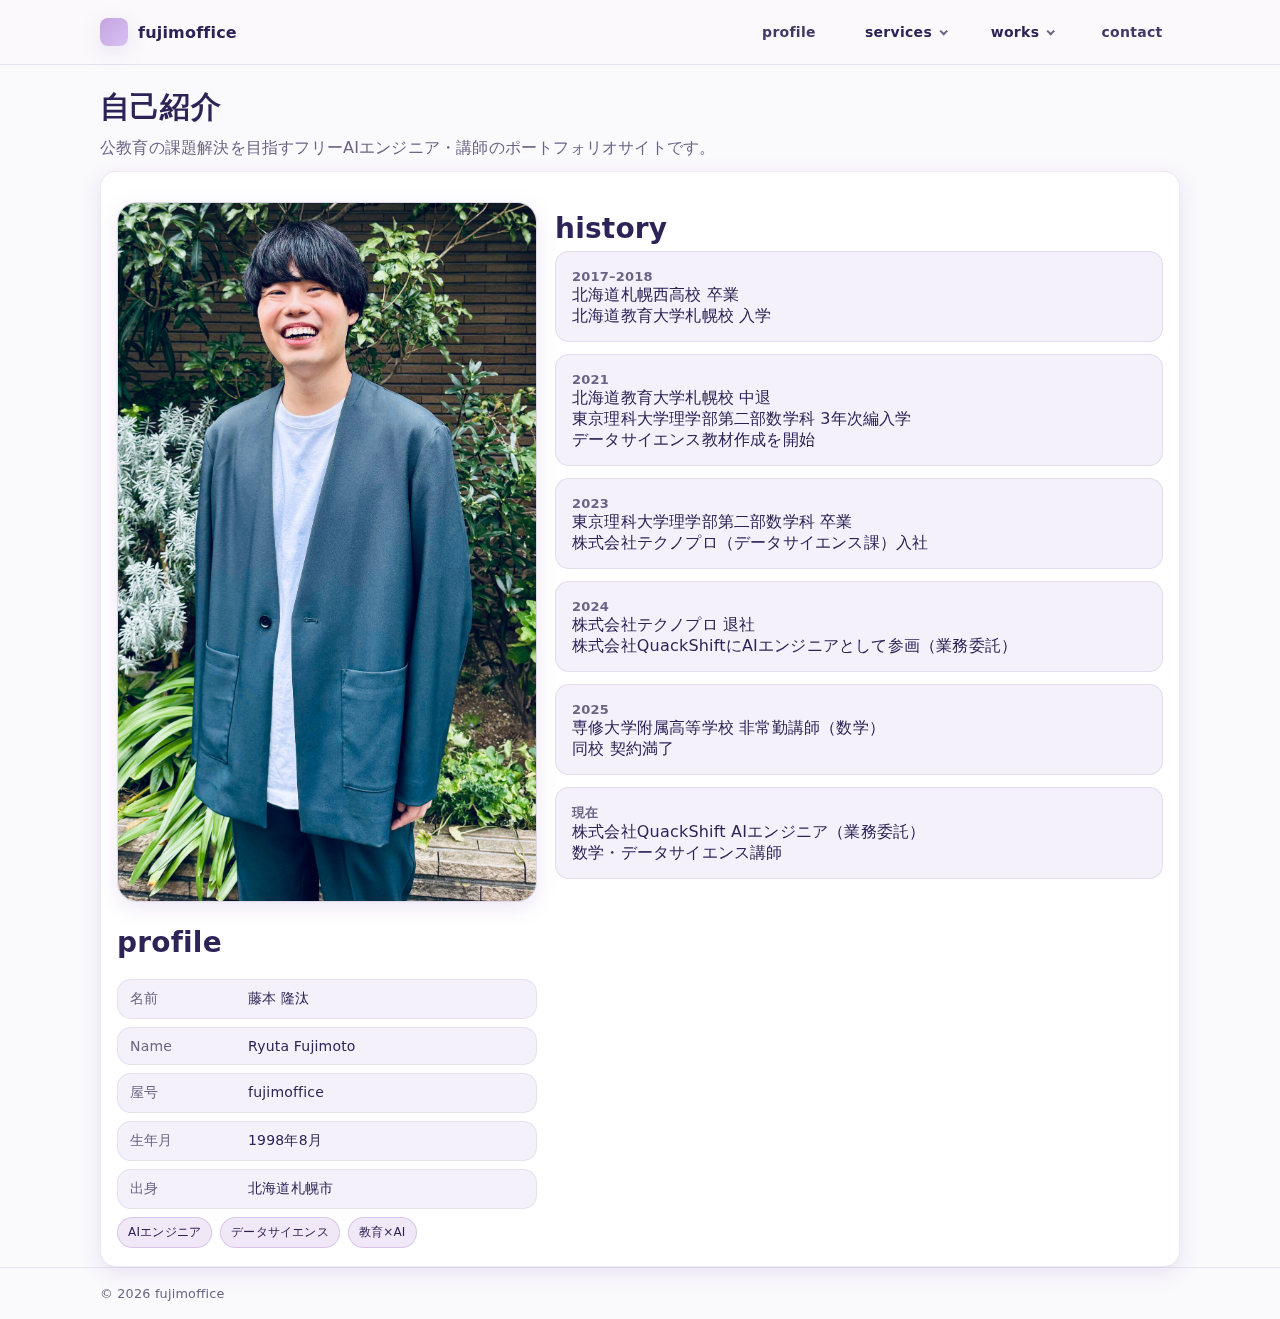
<file: index.html>
<!DOCTYPE html>
<html lang="ja">

<head>
  <meta charset="UTF-8">
  <title>藤本隆汰 | AIエンジニア・講師</title>
  <meta name="description" content="藤本隆汰のポートフォリオサイト。AI、データサイエンス、公教育に関する実績をご紹介します。">
  <meta name="viewport" content="width=device-width, initial-scale=1.0">
  <link rel="stylesheet" href="style.css" />
  <script src="nav.js" defer></script>
</head>
<body>
  <header class="site">
    <div class="container site-inner">
      <a href="index.html" class="brand" aria-label="fujimoffice トップへ">
        <div class="logo"></div><span>fujimoffice</span>
      </a>
      <nav aria-label="主要ナビゲーション">
        <ul>
          <li><a href="index.html">profile</a></li>
          <li class="nav-services">
            <details class="nav-dropdown">
              <summary>services</summary>
              <ul class="nav-submenu">
                <li><a href="services-personal.html">個人向け</a></li>
                <li><a href="services-business.html">法人向け</a></li>
              </ul>
            </details>
          </li>
          <li class="nav-works">
            <details class="nav-dropdown">
              <summary>works</summary>
              <ul class="nav-submenu">
                <li><a href="works-ai.html">AIシステム開発</a></li>
                <li><a href="works-education.html">学校教育</a></li>
                <li><a href="works-content.html">コンテンツ作成</a></li>
              </ul>
            </details>
          </li>
          <li><a href="contact.html">contact</a></li>
        </ul>
      </nav>
    </div>
  </header>

  <main class="container">
    <section class="hero">
      <h1>自己紹介</h1>
      <p>公教育の課題解決を目指すフリーAIエンジニア・講師のポートフォリオサイトです。</p>
    </section>

    <section class="card" aria-labelledby="profile-title">
      <div class="head">
      </div>
      <div class="body">
        <div class="profile-wrap">
          <div class="profile-card">
            <img src="images/official_myimage.jpg" alt="藤本隆汰の写真" class="profile-photo">
            <h2 id="profile-title">profile</h2>
            <div class="quick">
              <div class="row"><span class="label">名前</span><span>藤本 隆汰</span></div>
              <div class="row"><span class="label">Name</span><span>Ryuta Fujimoto</span></div>
              <div class="row"><span class="label">屋号</span><span>fujimoffice</span></div>
              <div class="row"><span class="label">生年月</span><span>1998年8月</span></div>
              <div class="row"><span class="label">出身</span><span>北海道札幌市</span></div>
              <div class="chips">
                <span class="chip">AIエンジニア</span>
                <span class="chip">データサイエンス</span>
                <span class="chip">教育×AI</span>
              </div>
            </div>
          </div>

          <div>
            <h2>history</h2>
            <div class="timeline">
              <div class="t-item"><b>2017–2018</b><br>北海道札幌西高校 卒業<br>北海道教育大学札幌校 入学</div>
              <div class="t-item"><b>2021</b><br>北海道教育大学札幌校 中退<br>東京理科大学理学部第二部数学科 3年次編入学<br>データサイエンス教材作成を開始</div>
              <div class="t-item"><b>2023</b><br>東京理科大学理学部第二部数学科 卒業<br>株式会社テクノプロ（データサイエンス課）入社</div>
              <div class="t-item"><b>2024</b><br>株式会社テクノプロ 退社<br>株式会社QuackShiftにAIエンジニアとして参画（業務委託）</div>
              <div class="t-item"><b>2025</b><br>専修大学附属高等学校 非常勤講師（数学）<br>同校 契約満了</div>
              <div class="t-item"><b>現在</b><br>株式会社QuackShift AIエンジニア（業務委託）<br>数学・データサイエンス講師</div>
            </div>
          </div>
        </div>
      </div>
    </section>

  </main>

  <footer>
    <div class="container foot">
      <div>© <span id="y"></span> fujimoffice</div>
    </div>
  </footer>

  <script>
    document.getElementById('y').textContent = new Date().getFullYear();
  </script>
</body>

</html>
</file>
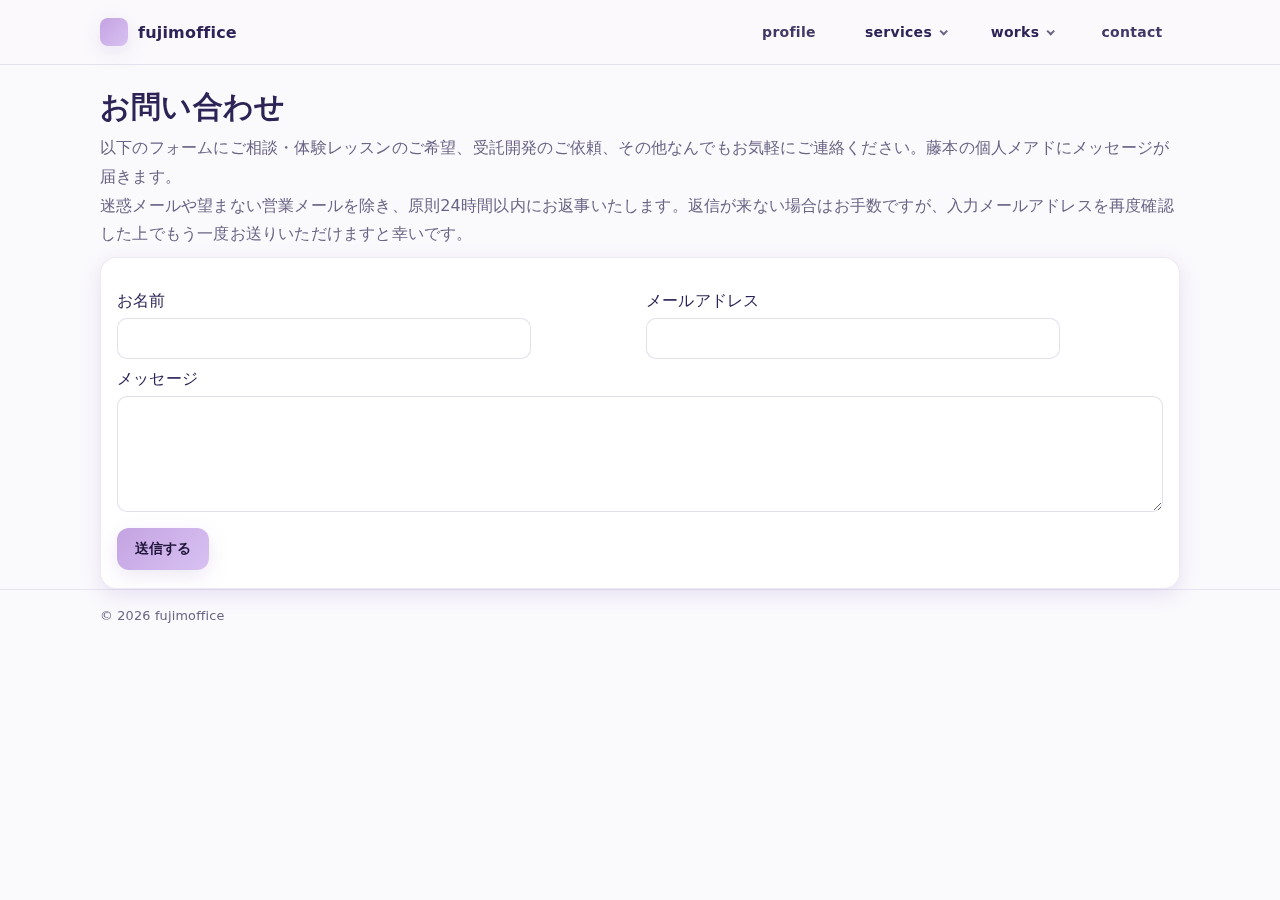
<file: contact.html>
<!DOCTYPE html>
<html lang="ja">
<head>
  <meta charset="utf-8" />
  <meta name="viewport" content="width=device-width, initial-scale=1" />
  <title>サービス | fujimoffice</title>
  <meta name="description" content="家庭教師（高校数学・線形代数・微積分・統計・機械学習・Python・生成AI）と、公教育向けAI業務効率化システムの受託開発のご案内。" />
  <link rel="stylesheet" href="style.css" />
  <script src="nav.js" defer></script>

</head>
<body>
    <header class="site">
        <div class="container site-inner">
          <a href="index.html" class="brand" aria-label="fujimoffice トップへ">
            <div class="logo"></div><span>fujimoffice</span>
          </a>
          <nav aria-label="主要ナビゲーション">
            <ul>
              <li><a href="index.html">profile</a></li>
              <li class="nav-services">
            <details class="nav-dropdown">
              <summary>services</summary>
              <ul class="nav-submenu">
                <li><a href="services-personal.html">個人向け</a></li>
                <li><a href="services-business.html">法人向け</a></li>
              </ul>
            </details>
          </li>
              <li class="nav-works">
            <details class="nav-dropdown">
              <summary>works</summary>
              <ul class="nav-submenu">
                <li><a href="works-ai.html">AIシステム開発</a></li>
                <li><a href="works-education.html">学校教育</a></li>
                <li><a href="works-content.html">コンテンツ作成</a></li>
              </ul>
            </details>
          </li>
              <li><a href="contact.html">contact</a></li>
            </ul>
          </nav>
        </div>
      </header>

  <main class="container">
    <section class="hero">
      <h1>お問い合わせ</h1>
      <p>以下のフォームにご相談・体験レッスンのご希望、受託開発のご依頼、その他なんでもお気軽にご連絡ください。藤本の個人メアドにメッセージが届きます。</p>
      <p>迷惑メールや望まない営業メールを除き、原則24時間以内にお返事いたします。返信が来ない場合はお手数ですが、入力メールアドレスを再度確認した上でもう一度お送りいただけますと幸いです。</p>
    </section>
    <section id="contact" class="card" aria-labelledby="contact-title">
      <div class="body">
        <form id="contact-form" action="https://formspree.io/f/mblangla" method="POST" novalidate>
          <br>
          <div class="grid" style="grid-template-columns:1fr 1fr; gap:12px;">
            <label>
              <span>お名前</span><br>
              <input name="name" required type="text" minlength="2" style="width:80%; padding:12px; margin-top:6px; border-radius:10px; border:1px solid rgba(100,80,150,.18); background:var(--panel); color:var(--text);" />
            </label>
            <label>
              <span>メールアドレス</span><br>
              <input name="email" required type="email" inputmode="email" autocomplete="email" style="width:80%; padding:12px; margin-top:6px; border-radius:10px; border:1px solid rgba(100,80,150,.18); background:var(--panel); color:var(--text);" />
            </label>
          </div>
          <label style="display:block; margin-top:10px;">
            <span>メッセージ</span>
            <textarea name="message" rows="6" required minlength="10" style="width:100%; padding:12px; margin-top:6px; border-radius:10px; border:1px solid rgba(100,80,150,.18); background:var(--panel); color:var(--text);"></textarea>
          </label>
          <input type="hidden" name="_subject" value="fujimoffice サイトからの問い合わせ">
          <input type="hidden" name="_replyto" value="">
          <div class="cta" style="margin-top:12px;">
            <button id="submit-btn" class="btn btn-primary" type="submit">送信する</button>
          </div>
          <div id="form-status" class="status" role="status" aria-live="polite"></div>
        </form>
      </div>
    </section>
  </main>


  <script>
    document.addEventListener('DOMContentLoaded', () => {
      const y = document.getElementById('y');
      if (y) y.textContent = new Date().getFullYear();
    
      const form = document.getElementById('contact-form');
      const statusEl = document.getElementById('form-status');
      const submitBtn = document.getElementById('submit-btn');
      if (!form) return;
    
      form.addEventListener('submit', async (e) => {
        e.preventDefault();
        statusEl.textContent = '';
        submitBtn.disabled = true;
    
        const data = new FormData(form);
        const email = String(data.get('email') || '');
        if (!/.+@.+\..+/.test(email)) {
          statusEl.textContent = 'メールアドレスをご確認ください。';
          statusEl.className = 'status err';
          submitBtn.disabled = false;
          return;
        }
        try {
          const res = await fetch('https://formspree.io/f/mblangla', {
            method: 'POST',
            body: data,
            headers: { 'Accept': 'application/json' }
          });
          if (res.ok) {
            form.reset();
            statusEl.textContent = '送信が完了しました。折り返しご連絡いたします。';
            statusEl.className = 'status ok';
          } else {
            const j = await res.json().catch(() => ({}));
            statusEl.textContent = j.errors ? j.errors.map(x => x.message).join(' / ') : '送信に失敗しました。時間をおいてお試しください。';
            statusEl.className = 'status err';
          }
        } catch {
          statusEl.textContent = 'ネットワークエラーが発生しました。接続をご確認ください。';
          statusEl.className = 'status err';
        } finally {
          submitBtn.disabled = false;
        }
      });
    });
    </script>
  <footer>
    <div class="container foot">
      <div>© <span id="y"></span> fujimoffice</div>
    </div>
  </footer>

  <script>
    document.getElementById('y').textContent = new Date().getFullYear();
  </script>
</body>
</body>
</html>
</file>
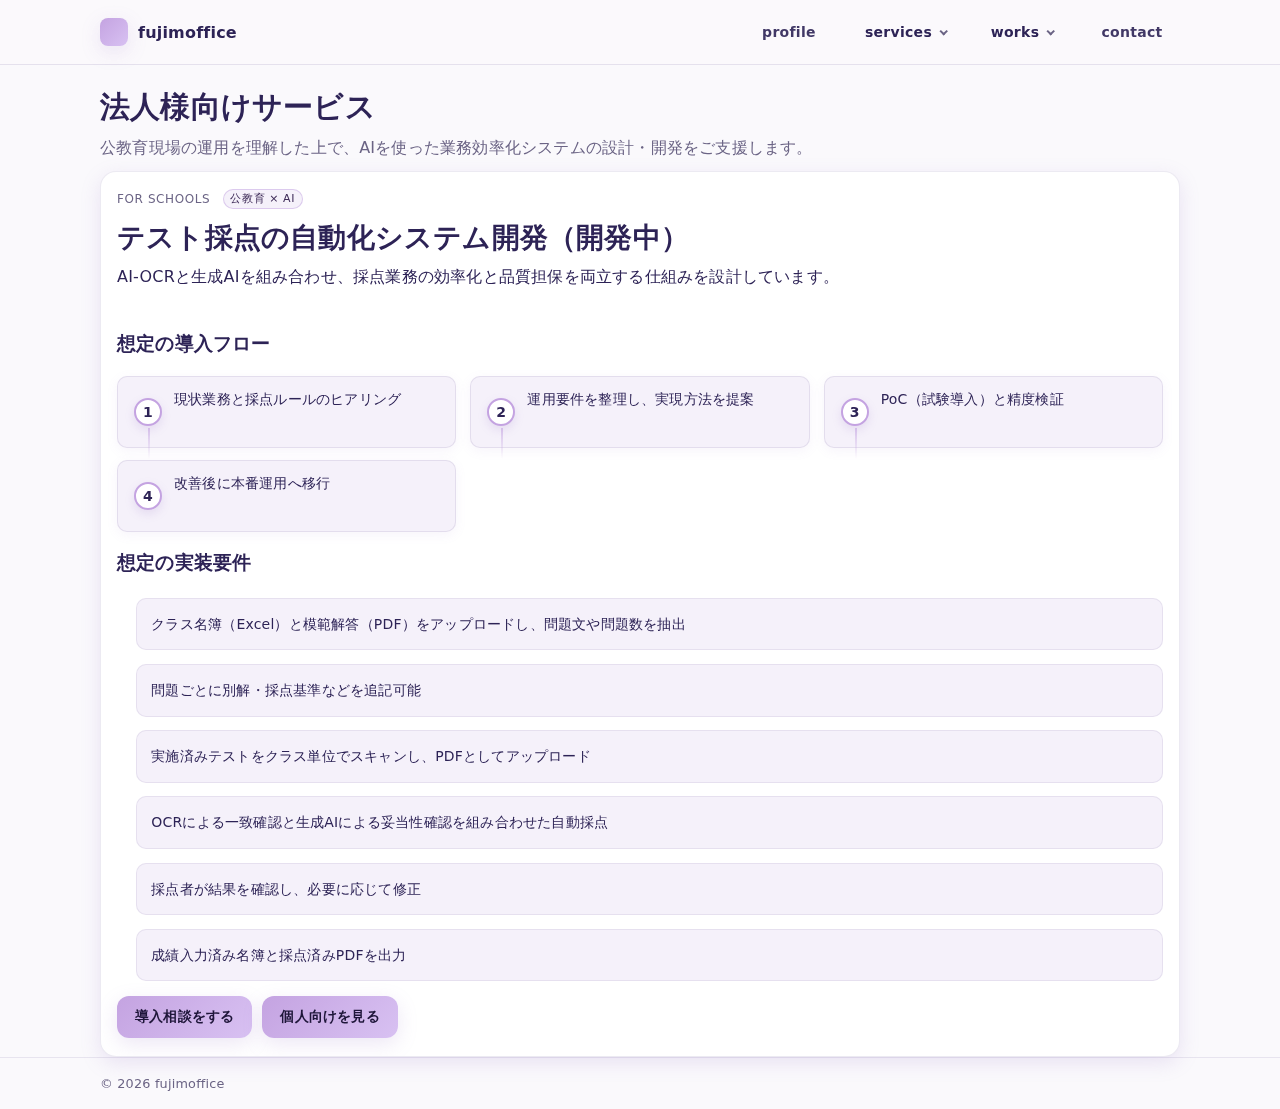
<file: services-business.html>
<!DOCTYPE html>
<html lang="ja">
<head>
  <meta charset="utf-8" />
  <meta name="viewport" content="width=device-width, initial-scale=1" />
  <title>法人様向けサービス | fujimoffice</title>
  <meta name="description" content="法人様向けサービス。公教育向けAI業務効率化システム開発の概要、想定導入フロー、要件例をご案内します。" />
  <link rel="stylesheet" href="style.css" />
  <script src="nav.js" defer></script>
</head>
<body>
  <header class="site">
    <div class="container site-inner">
      <a href="index.html" class="brand" aria-label="fujimoffice トップへ">
        <div class="logo"></div><span>fujimoffice</span>
      </a>
      <nav aria-label="主要ナビゲーション">
        <ul>
          <li><a href="index.html">profile</a></li>
          <li class="nav-services">
            <details class="nav-dropdown">
              <summary>services</summary>
              <ul class="nav-submenu">
                <li><a href="services-personal.html">個人向け</a></li>
                <li><a href="services-business.html">法人向け</a></li>
              </ul>
            </details>
          </li>
          <li class="nav-works">
            <details class="nav-dropdown">
              <summary>works</summary>
              <ul class="nav-submenu">
                <li><a href="works-ai.html">AIシステム開発</a></li>
                <li><a href="works-education.html">学校教育</a></li>
                <li><a href="works-content.html">コンテンツ作成</a></li>
              </ul>
            </details>
          </li>
          <li><a href="contact.html">contact</a></li>
        </ul>
      </nav>
    </div>
  </header>

  <main class="container">
    <section class="hero">
      <h1>法人様向けサービス</h1>
      <p>公教育現場の運用を理解した上で、AIを使った業務効率化システムの設計・開発をご支援します。</p>
    </section>

    <section id="dev" class="card" aria-labelledby="dev-title">
      <div class="head">
        <div class="eyebrow">For Schools <span class="pill">公教育 × AI</span></div>
        <h2 id="dev-title">テスト採点の自動化システム開発（開発中）</h2>
        <p class="lead">AI-OCRと生成AIを組み合わせ、採点業務の効率化と品質担保を両立する仕組みを設計しています。</p>
      </div>
      <div class="body">
        <h3>想定の導入フロー</h3>
        <ol class="flow" aria-label="導入フロー">
          <li>現状業務と採点ルールのヒアリング</li>
          <li>運用要件を整理し、実現方法を提案</li>
          <li>PoC（試験導入）と精度検証</li>
          <li>改善後に本番運用へ移行</li>
        </ol>
        <h3>想定の実装要件</h3>
        <ul class="list" aria-label="想定ユースケース">
          <li>クラス名簿（Excel）と模範解答（PDF）をアップロードし、問題文や問題数を抽出</li>
          <li>問題ごとに別解・採点基準などを追記可能</li>
          <li>実施済みテストをクラス単位でスキャンし、PDFとしてアップロード</li>
          <li>OCRによる一致確認と生成AIによる妥当性確認を組み合わせた自動採点</li>
          <li>採点者が結果を確認し、必要に応じて修正</li>
          <li>成績入力済み名簿と採点済みPDFを出力</li>
        </ul>
        <div class="cta">
          <a class="btn btn-primary" href="contact.html">導入相談をする</a>
          <a class="btn btn-ghost" href="services-personal.html">個人向けを見る</a>
        </div>
      </div>
    </section>
  </main>

  <footer>
    <div class="container foot">
      <div>© <span id="y"></span> fujimoffice</div>
    </div>
  </footer>

  <script>
    document.getElementById('y').textContent = new Date().getFullYear();
  </script>
</body>
</html>
</file>
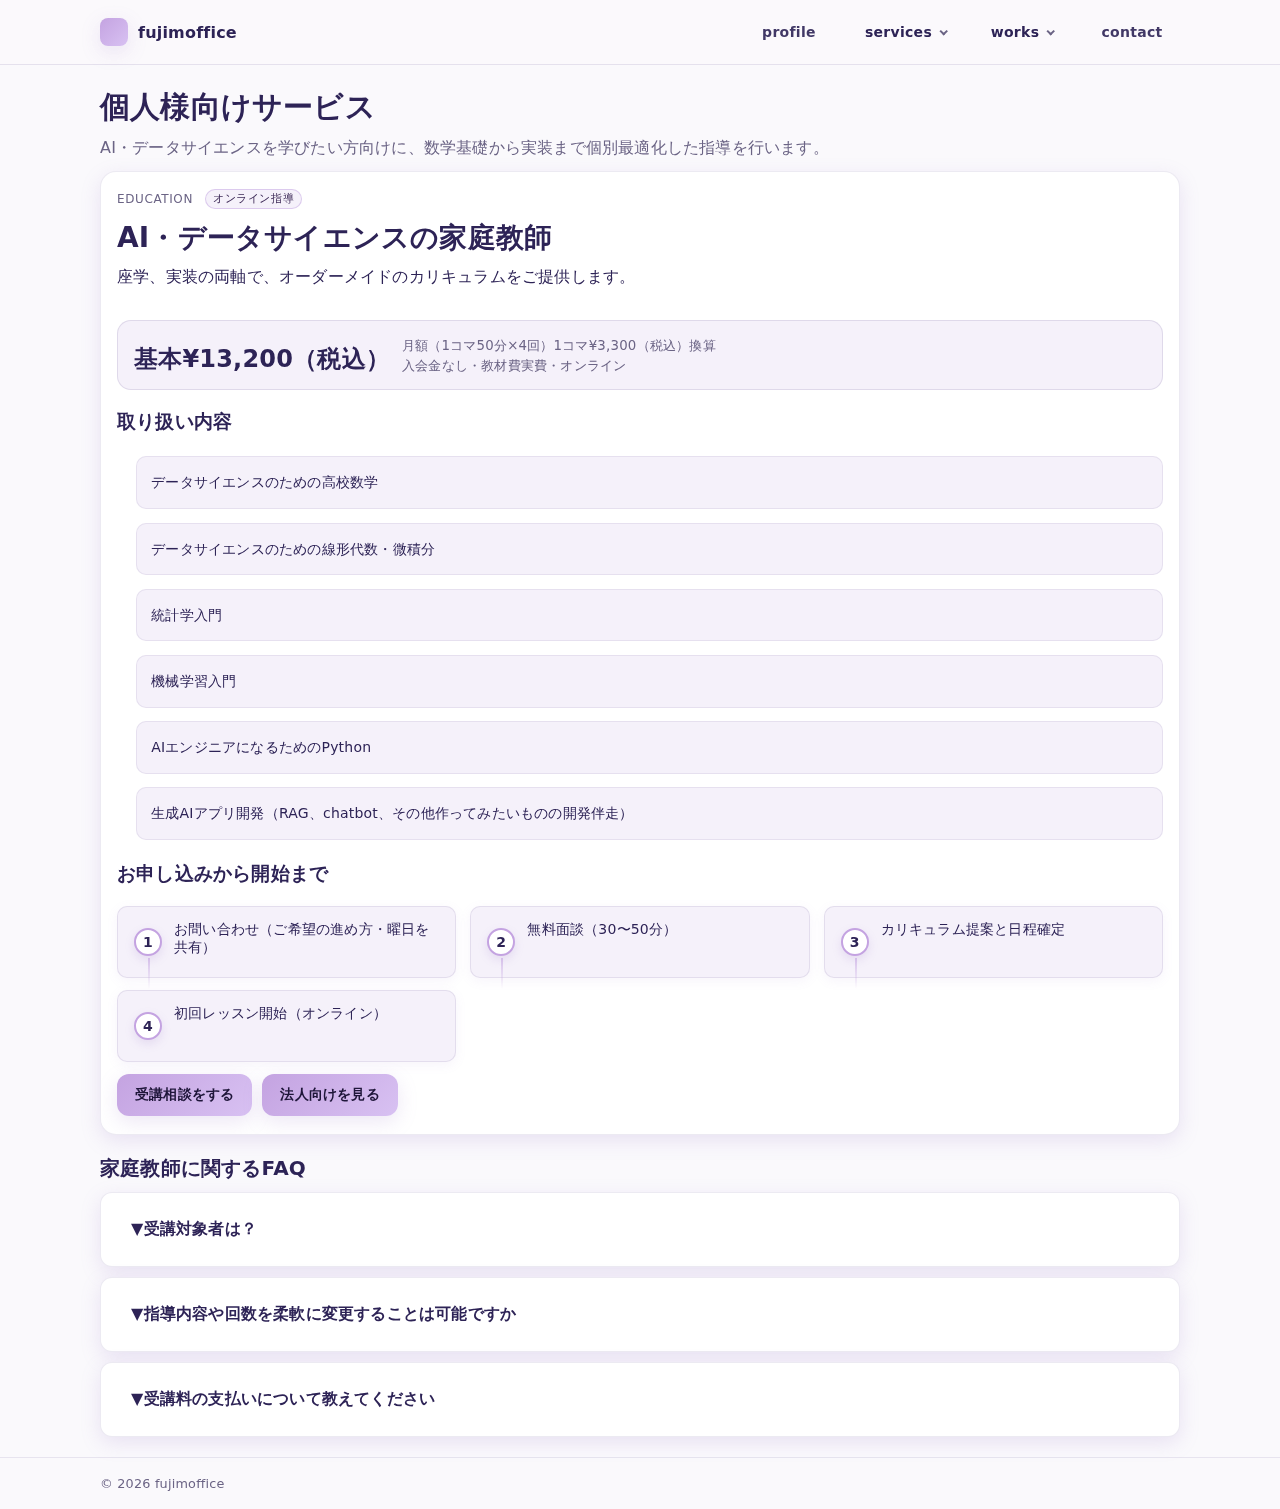
<file: services-personal.html>
<!DOCTYPE html>
<html lang="ja">
<head>
  <meta charset="utf-8" />
  <meta name="viewport" content="width=device-width, initial-scale=1" />
  <title>個人様向けサービス | fujimoffice</title>
  <meta name="description" content="個人様向けサービス。AI・データサイエンス家庭教師の指導内容、料金、受講開始までの流れをご案内します。" />
  <link rel="stylesheet" href="style.css" />
  <script src="nav.js" defer></script>
</head>
<body>
  <header class="site">
    <div class="container site-inner">
      <a href="index.html" class="brand" aria-label="fujimoffice トップへ">
        <div class="logo"></div><span>fujimoffice</span>
      </a>
      <nav aria-label="主要ナビゲーション">
        <ul>
          <li><a href="index.html">profile</a></li>
          <li class="nav-services">
            <details class="nav-dropdown">
              <summary>services</summary>
              <ul class="nav-submenu">
                <li><a href="services-personal.html">個人向け</a></li>
                <li><a href="services-business.html">法人向け</a></li>
              </ul>
            </details>
          </li>
          <li class="nav-works">
            <details class="nav-dropdown">
              <summary>works</summary>
              <ul class="nav-submenu">
                <li><a href="works-ai.html">AIシステム開発</a></li>
                <li><a href="works-education.html">学校教育</a></li>
                <li><a href="works-content.html">コンテンツ作成</a></li>
              </ul>
            </details>
          </li>
          <li><a href="contact.html">contact</a></li>
        </ul>
      </nav>
    </div>
  </header>

  <main class="container">
    <section class="hero">
      <h1>個人様向けサービス</h1>
      <p>AI・データサイエンスを学びたい方向けに、数学基礎から実装まで個別最適化した指導を行います。</p>
    </section>

    <section id="tutor" class="card" aria-labelledby="tutor-title">
      <div class="head">
        <div class="eyebrow">Education <span class="pill">オンライン指導</span></div>
        <h2 id="tutor-title">AI・データサイエンスの家庭教師</h2>
        <p class="lead">座学、実装の両軸で、オーダーメイドのカリキュラムをご提供します。</p>
      </div>
      <div class="body">
        <div class="price">
          <div class="amount">基本¥13,200（税込）</div>
          <div>
            <small>月額（1コマ50分×4回）1コマ¥3,300（税込）換算</small><br>
            <small>入会金なし・教材費実費・オンライン</small>
          </div>
        </div>
        <h3>取り扱い内容</h3>
        <ul class="list" aria-label="指導内容">
          <li>データサイエンスのための高校数学</li>
          <li>データサイエンスのための線形代数・微積分</li>
          <li>統計学入門</li>
          <li>機械学習入門</li>
          <li>AIエンジニアになるためのPython</li>
          <li>生成AIアプリ開発（RAG、chatbot、その他作ってみたいものの開発伴走）</li>
        </ul>
        <h3>お申し込みから開始まで</h3>
        <ol class="flow" aria-label="受講開始までの流れ">
          <li>お問い合わせ（ご希望の進め方・曜日を共有）</li>
          <li>無料面談（30〜50分）</li>
          <li>カリキュラム提案と日程確定</li>
          <li>初回レッスン開始（オンライン）</li>
        </ol>
        <div class="cta">
          <a class="btn btn-primary" href="contact.html">受講相談をする</a>
          <a class="btn btn-ghost" href="services-business.html">法人向けを見る</a>
        </div>
      </div>
    </section>

    <section id="faq" class="faq">
      <h3>家庭教師に関するFAQ</h3>
      <details>
        <summary>▼受講対象者は？</summary>
        <div class="body">
          対象は高校生、高専生、専門学生、大学生、社会人などです。
          データサイエンティスト、AIエンジニアなどを目指す方を想定していますが、学校の補習や学び直しにも柔軟に対応しています。
        </div>
      </details>
      <details>
        <summary>▼指導内容や回数を柔軟に変更することは可能ですか</summary>
        <div class="body">
          可能です。今月だけ隔週にする、逆に週2回にするなど柔軟に対応できます。1回50分¥3,300（税込）で計算します。
        </div>
      </details>
      <details>
        <summary>▼受講料の支払いについて教えてください</summary>
        <div class="body">
          前月までに予定回数を確認し、希望回数×¥3,300（税込）で請求書を送付します。当月中のお支払いをお願いしています。
          支払い方法は現在、銀行振込のみです。
        </div>
      </details>
    </section>
  </main>

  <footer>
    <div class="container foot">
      <div>© <span id="y"></span> fujimoffice</div>
    </div>
  </footer>

  <script>
    document.getElementById('y').textContent = new Date().getFullYear();
  </script>
</body>
</html>
</file>
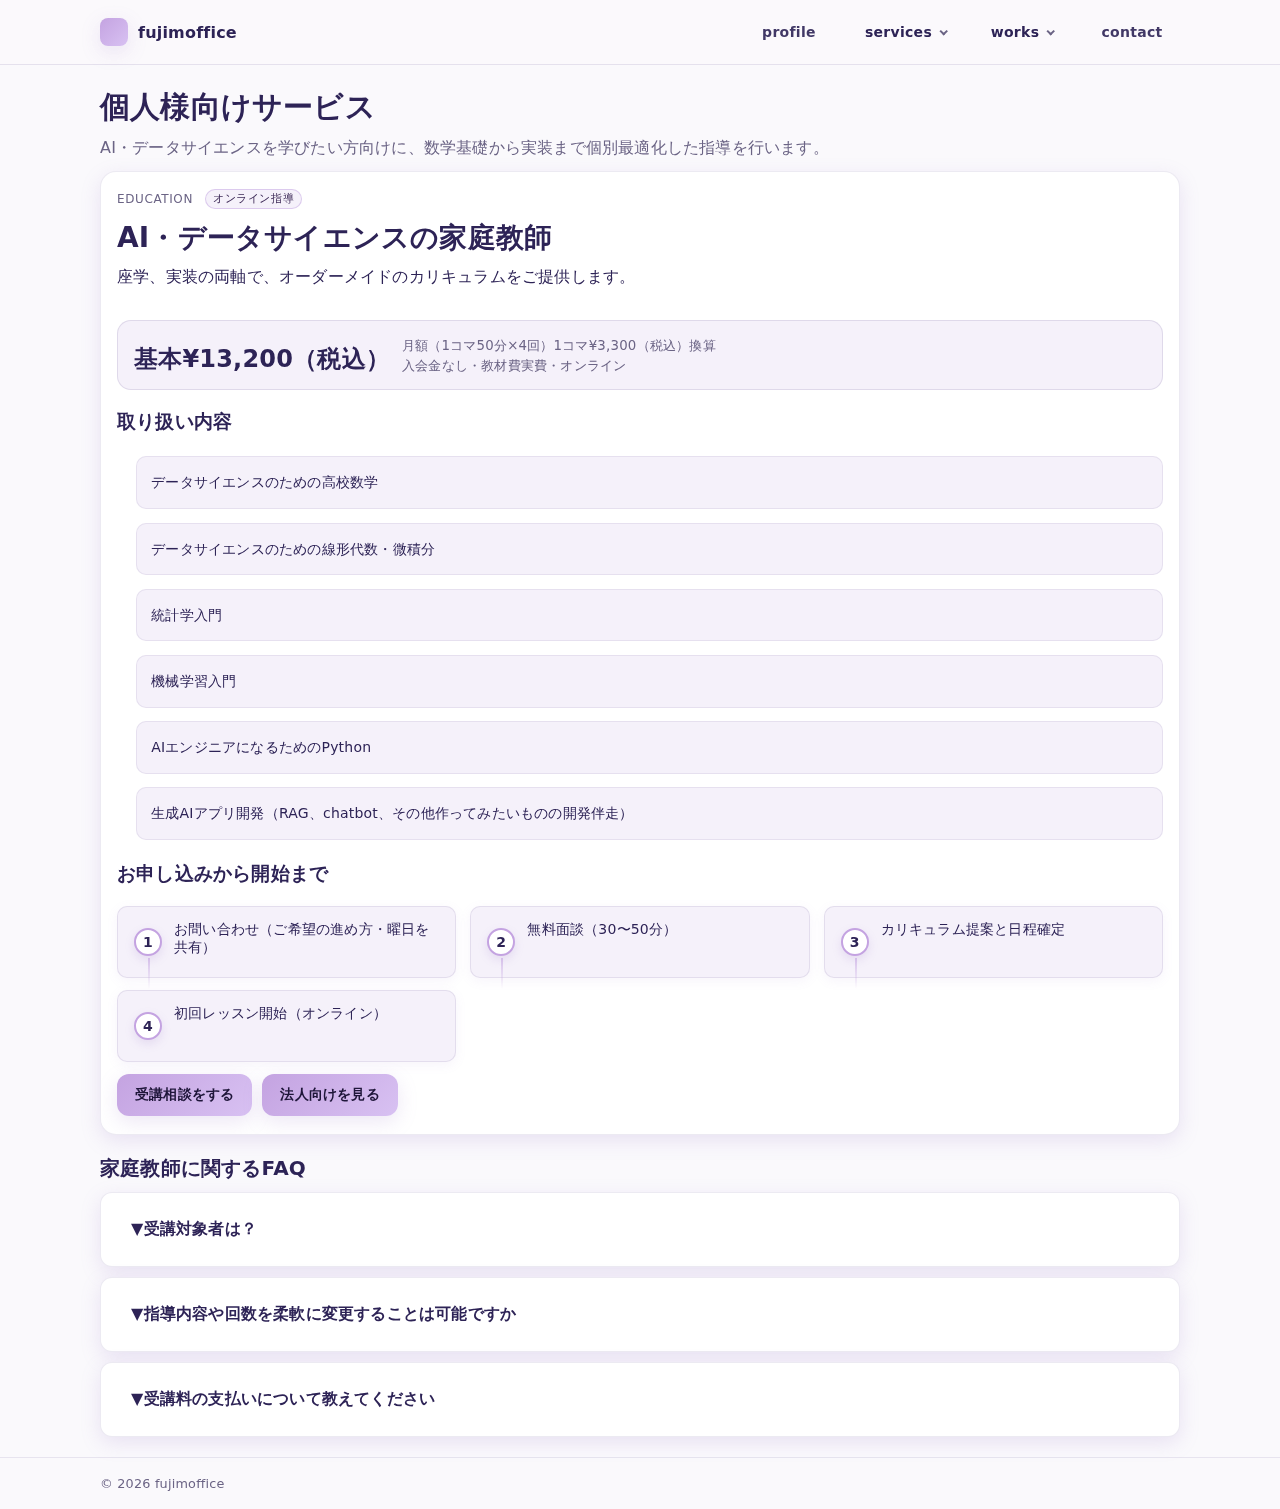
<file: services.html>
<!DOCTYPE html>
<html lang="ja">
<head>
  <meta charset="utf-8" />
  <meta name="viewport" content="width=device-width, initial-scale=1" />
  <title>ページ移動中 | fujimoffice</title>
  <meta http-equiv="refresh" content="0; url=services-personal.html" />
  <link rel="stylesheet" href="style.css" />
  <script src="nav.js" defer></script>
</head>
<body>
  <main class="container" style="padding:40px 0;">
    <section class="card">
      <div class="body">
        <p>サービス一覧ページは廃止しました。個人向けページへ移動します。</p>
        <p><a class="btn btn-primary" href="services-personal.html">移動しない場合はこちら</a></p>
      </div>
    </section>
  </main>
  <script>
    window.location.replace('services-personal.html');
  </script>
</body>
</html>
</file>
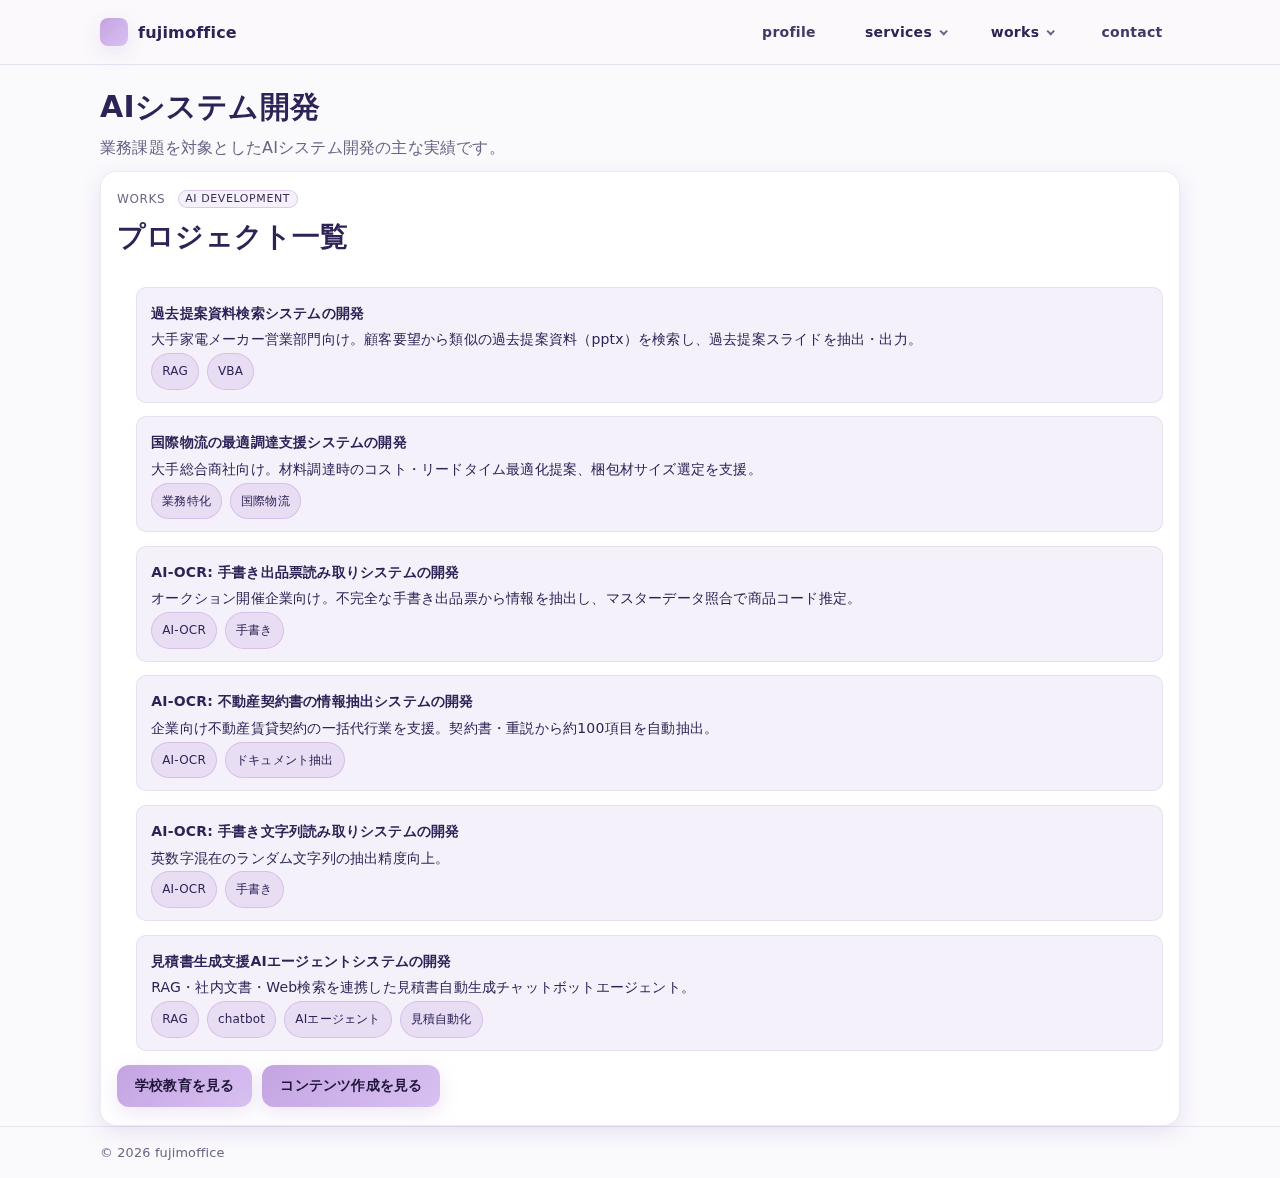
<file: works-ai.html>
<!DOCTYPE html>
<html lang="ja">
<head>
  <meta charset="utf-8" />
  <meta name="viewport" content="width=device-width, initial-scale=1" />
  <title>AIシステム開発実績 | fujimoffice</title>
  <meta name="description" content="AIシステム開発に関する実績一覧。RAG、AI-OCR、業務特化AIエージェント開発などをご紹介します。" />
  <link rel="stylesheet" href="style.css" />
  <script src="nav.js" defer></script>
</head>
<body>
  <header class="site">
    <div class="container site-inner">
      <a href="index.html" class="brand" aria-label="fujimoffice トップへ"><div class="logo"></div><span>fujimoffice</span></a>
      <nav aria-label="主要ナビゲーション">
        <ul>
          <li><a href="index.html">profile</a></li>
          <li class="nav-services">
            <details class="nav-dropdown">
              <summary>services</summary>
              <ul class="nav-submenu">
                <li><a href="services-personal.html">個人向け</a></li>
                <li><a href="services-business.html">法人向け</a></li>
              </ul>
            </details>
          </li>
          <li class="nav-works">
            <details class="nav-dropdown">
              <summary>works</summary>
              <ul class="nav-submenu">
                <li><a href="works-ai.html">AIシステム開発</a></li>
                <li><a href="works-education.html">学校教育</a></li>
                <li><a href="works-content.html">コンテンツ作成</a></li>
              </ul>
            </details>
          </li>
          <li><a href="contact.html">contact</a></li>
        </ul>
      </nav>
    </div>
  </header>

  <main class="container">
    <section class="hero">
      <h1>AIシステム開発</h1>
      <p>業務課題を対象としたAIシステム開発の主な実績です。</p>
    </section>

    <section class="card" aria-labelledby="ai-dev-title">
      <div class="head">
        <div class="eyebrow">Works <span class="pill">AI Development</span></div>
        <h2 id="ai-dev-title">プロジェクト一覧</h2>
      </div>
      <div class="body">
        <ul class="list">
          <li>
            <b>過去提案資料検索システムの開発</b><br>
            大手家電メーカー営業部門向け。顧客要望から類似の過去提案資料（pptx）を検索し、過去提案スライドを抽出・出力。
            <div class="chips"><span class="chip">RAG</span><span class="chip">VBA</span></div>
          </li>
          <li>
            <b>国際物流の最適調達支援システムの開発</b><br>
            大手総合商社向け。材料調達時のコスト・リードタイム最適化提案、梱包材サイズ選定を支援。
            <div class="chips"><span class="chip">業務特化</span><span class="chip">国際物流</span></div>
          </li>
          <li>
            <b>AI-OCR: 手書き出品票読み取りシステムの開発</b><br>
            オークション開催企業向け。不完全な手書き出品票から情報を抽出し、マスターデータ照合で商品コード推定。
            <div class="chips"><span class="chip">AI-OCR</span><span class="chip">手書き</span></div>
          </li>
          <li>
            <b>AI-OCR: 不動産契約書の情報抽出システムの開発</b><br>
            企業向け不動産賃貸契約の一括代行業を支援。契約書・重説から約100項目を自動抽出。
            <div class="chips"><span class="chip">AI-OCR</span><span class="chip">ドキュメント抽出</span></div>
          </li>
          <li>
            <b>AI-OCR: 手書き文字列読み取りシステムの開発</b><br>
            英数字混在のランダム文字列の抽出精度向上。
            <div class="chips"><span class="chip">AI-OCR</span><span class="chip">手書き</span></div>
          </li>
          <li>
            <b>見積書生成支援AIエージェントシステムの開発</b><br>
            RAG・社内文書・Web検索を連携した見積書自動生成チャットボットエージェント。
            <div class="chips"><span class="chip">RAG</span><span class="chip">chatbot</span><span class="chip">AIエージェント</span><span class="chip">見積自動化</span></div>
          </li>
        </ul>
        <div class="cta">
          <a class="btn btn-primary" href="works-education.html">学校教育を見る</a>
          <a class="btn btn-ghost" href="works-content.html">コンテンツ作成を見る</a>
        </div>
      </div>
    </section>
  </main>

  <footer>
    <div class="container foot">
      <div>© <span id="y"></span> fujimoffice</div>
    </div>
  </footer>

  <script>
    document.getElementById('y').textContent = new Date().getFullYear();
  </script>
</body>
</html>
</file>
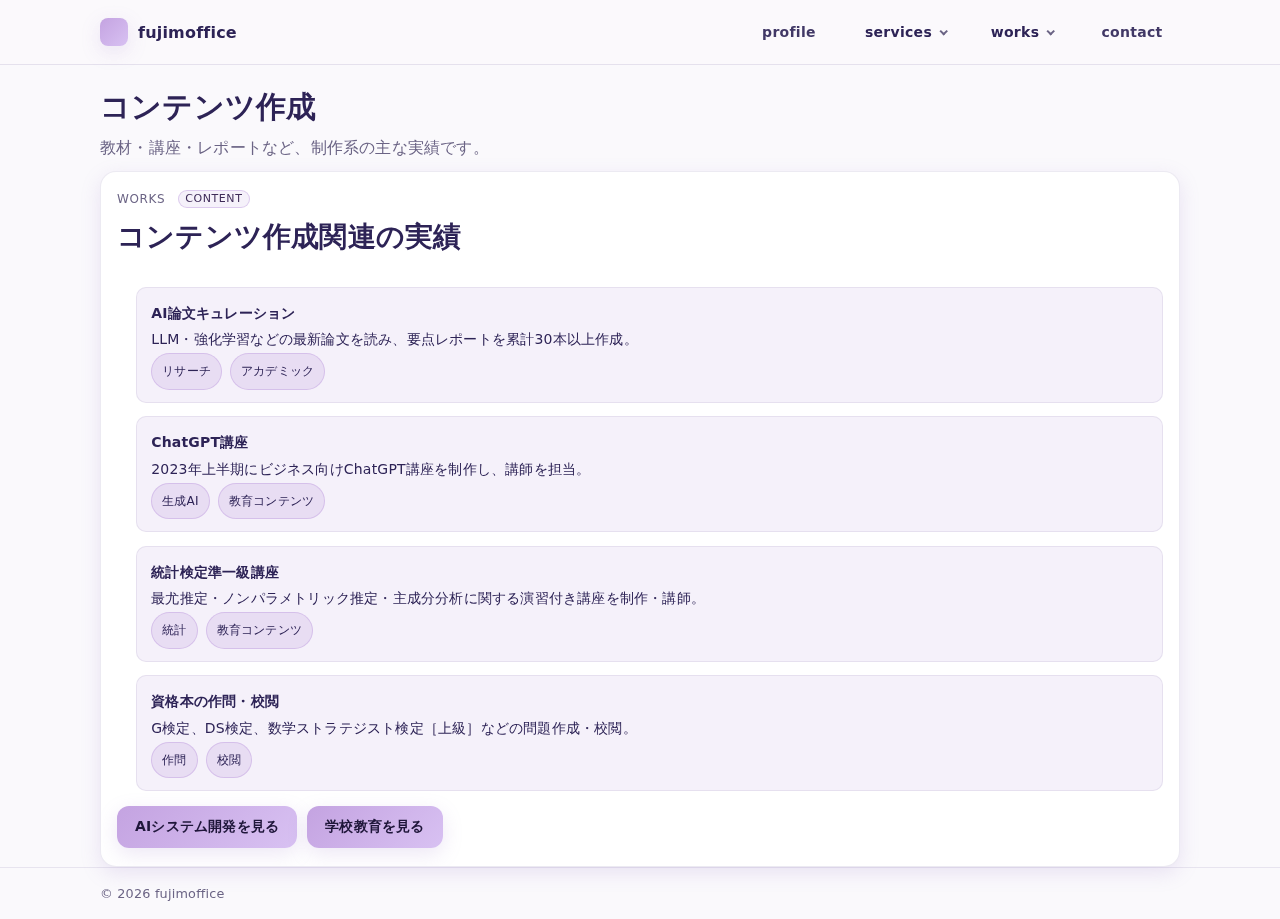
<file: works-content.html>
<!DOCTYPE html>
<html lang="ja">
<head>
  <meta charset="utf-8" />
  <meta name="viewport" content="width=device-width, initial-scale=1" />
  <title>コンテンツ作成実績 | fujimoffice</title>
  <meta name="description" content="コンテンツ作成に関する実績一覧。講座制作、論文キュレーション、作問・校閲などをご紹介します。" />
  <link rel="stylesheet" href="style.css" />
  <script src="nav.js" defer></script>
</head>
<body>
  <header class="site">
    <div class="container site-inner">
      <a href="index.html" class="brand" aria-label="fujimoffice トップへ"><div class="logo"></div><span>fujimoffice</span></a>
      <nav aria-label="主要ナビゲーション">
        <ul>
          <li><a href="index.html">profile</a></li>
          <li class="nav-services">
            <details class="nav-dropdown">
              <summary>services</summary>
              <ul class="nav-submenu">
                <li><a href="services-personal.html">個人向け</a></li>
                <li><a href="services-business.html">法人向け</a></li>
              </ul>
            </details>
          </li>
          <li class="nav-works">
            <details class="nav-dropdown">
              <summary>works</summary>
              <ul class="nav-submenu">
                <li><a href="works-ai.html">AIシステム開発</a></li>
                <li><a href="works-education.html">学校教育</a></li>
                <li><a href="works-content.html">コンテンツ作成</a></li>
              </ul>
            </details>
          </li>
          <li><a href="contact.html">contact</a></li>
        </ul>
      </nav>
    </div>
  </header>

  <main class="container">
    <section class="hero">
      <h1>コンテンツ作成</h1>
      <p>教材・講座・レポートなど、制作系の主な実績です。</p>
    </section>

    <section class="card" aria-labelledby="content-title">
      <div class="head">
        <div class="eyebrow">Works <span class="pill">Content</span></div>
        <h2 id="content-title">コンテンツ作成関連の実績</h2>
      </div>
      <div class="body">
        <ul class="list">
          <li>
            <b>AI論文キュレーション</b><br>
            LLM・強化学習などの最新論文を読み、要点レポートを累計30本以上作成。
            <div class="chips"><span class="chip">リサーチ</span><span class="chip">アカデミック</span></div>
          </li>
          <li>
            <b>ChatGPT講座</b><br>
            2023年上半期にビジネス向けChatGPT講座を制作し、講師を担当。
            <div class="chips"><span class="chip">生成AI</span><span class="chip">教育コンテンツ</span></div>
          </li>
          <li>
            <b>統計検定準一級講座</b><br>
            最尤推定・ノンパラメトリック推定・主成分分析に関する演習付き講座を制作・講師。
            <div class="chips"><span class="chip">統計</span><span class="chip">教育コンテンツ</span></div>
          </li>
          <li>
            <b>資格本の作問・校閲</b><br>
            G検定、DS検定、数学ストラテジスト検定［上級］などの問題作成・校閲。
            <div class="chips"><span class="chip">作問</span><span class="chip">校閲</span></div>
          </li>
        </ul>
        <div class="cta">
          <a class="btn btn-primary" href="works-ai.html">AIシステム開発を見る</a>
          <a class="btn btn-ghost" href="works-education.html">学校教育を見る</a>
        </div>
      </div>
    </section>
  </main>

  <footer>
    <div class="container foot">
      <div>© <span id="y"></span> fujimoffice</div>
    </div>
  </footer>

  <script>
    document.getElementById('y').textContent = new Date().getFullYear();
  </script>
</body>
</html>
</file>
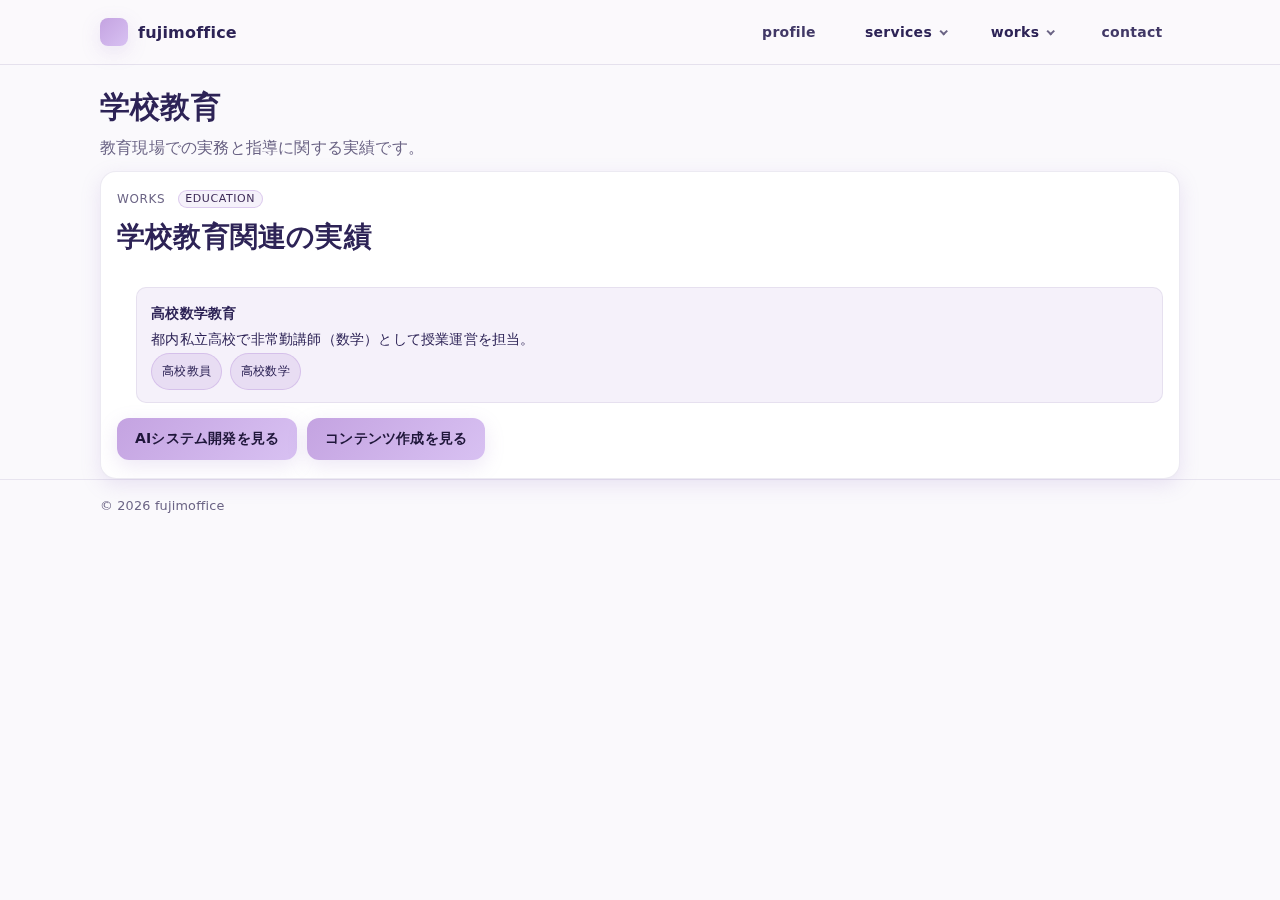
<file: works-education.html>
<!DOCTYPE html>
<html lang="ja">
<head>
  <meta charset="utf-8" />
  <meta name="viewport" content="width=device-width, initial-scale=1" />
  <title>学校教育実績 | fujimoffice</title>
  <meta name="description" content="学校教育に関する実績一覧。高校数学教育での実務経験をご紹介します。" />
  <link rel="stylesheet" href="style.css" />
  <script src="nav.js" defer></script>
</head>
<body>
  <header class="site">
    <div class="container site-inner">
      <a href="index.html" class="brand" aria-label="fujimoffice トップへ"><div class="logo"></div><span>fujimoffice</span></a>
      <nav aria-label="主要ナビゲーション">
        <ul>
          <li><a href="index.html">profile</a></li>
          <li class="nav-services">
            <details class="nav-dropdown">
              <summary>services</summary>
              <ul class="nav-submenu">
                <li><a href="services-personal.html">個人向け</a></li>
                <li><a href="services-business.html">法人向け</a></li>
              </ul>
            </details>
          </li>
          <li class="nav-works">
            <details class="nav-dropdown">
              <summary>works</summary>
              <ul class="nav-submenu">
                <li><a href="works-ai.html">AIシステム開発</a></li>
                <li><a href="works-education.html">学校教育</a></li>
                <li><a href="works-content.html">コンテンツ作成</a></li>
              </ul>
            </details>
          </li>
          <li><a href="contact.html">contact</a></li>
        </ul>
      </nav>
    </div>
  </header>

  <main class="container">
    <section class="hero">
      <h1>学校教育</h1>
      <p>教育現場での実務と指導に関する実績です。</p>
    </section>

    <section class="card" aria-labelledby="education-title">
      <div class="head">
        <div class="eyebrow">Works <span class="pill">Education</span></div>
        <h2 id="education-title">学校教育関連の実績</h2>
      </div>
      <div class="body">
        <ul class="list">
          <li>
            <b>高校数学教育</b><br>
            都内私立高校で非常勤講師（数学）として授業運営を担当。
            <div class="chips"><span class="chip">高校教員</span><span class="chip">高校数学</span></div>
          </li>
        </ul>
        <div class="cta">
          <a class="btn btn-primary" href="works-ai.html">AIシステム開発を見る</a>
          <a class="btn btn-ghost" href="works-content.html">コンテンツ作成を見る</a>
        </div>
      </div>
    </section>
  </main>

  <footer>
    <div class="container foot">
      <div>© <span id="y"></span> fujimoffice</div>
    </div>
  </footer>

  <script>
    document.getElementById('y').textContent = new Date().getFullYear();
  </script>
</body>
</html>
</file>
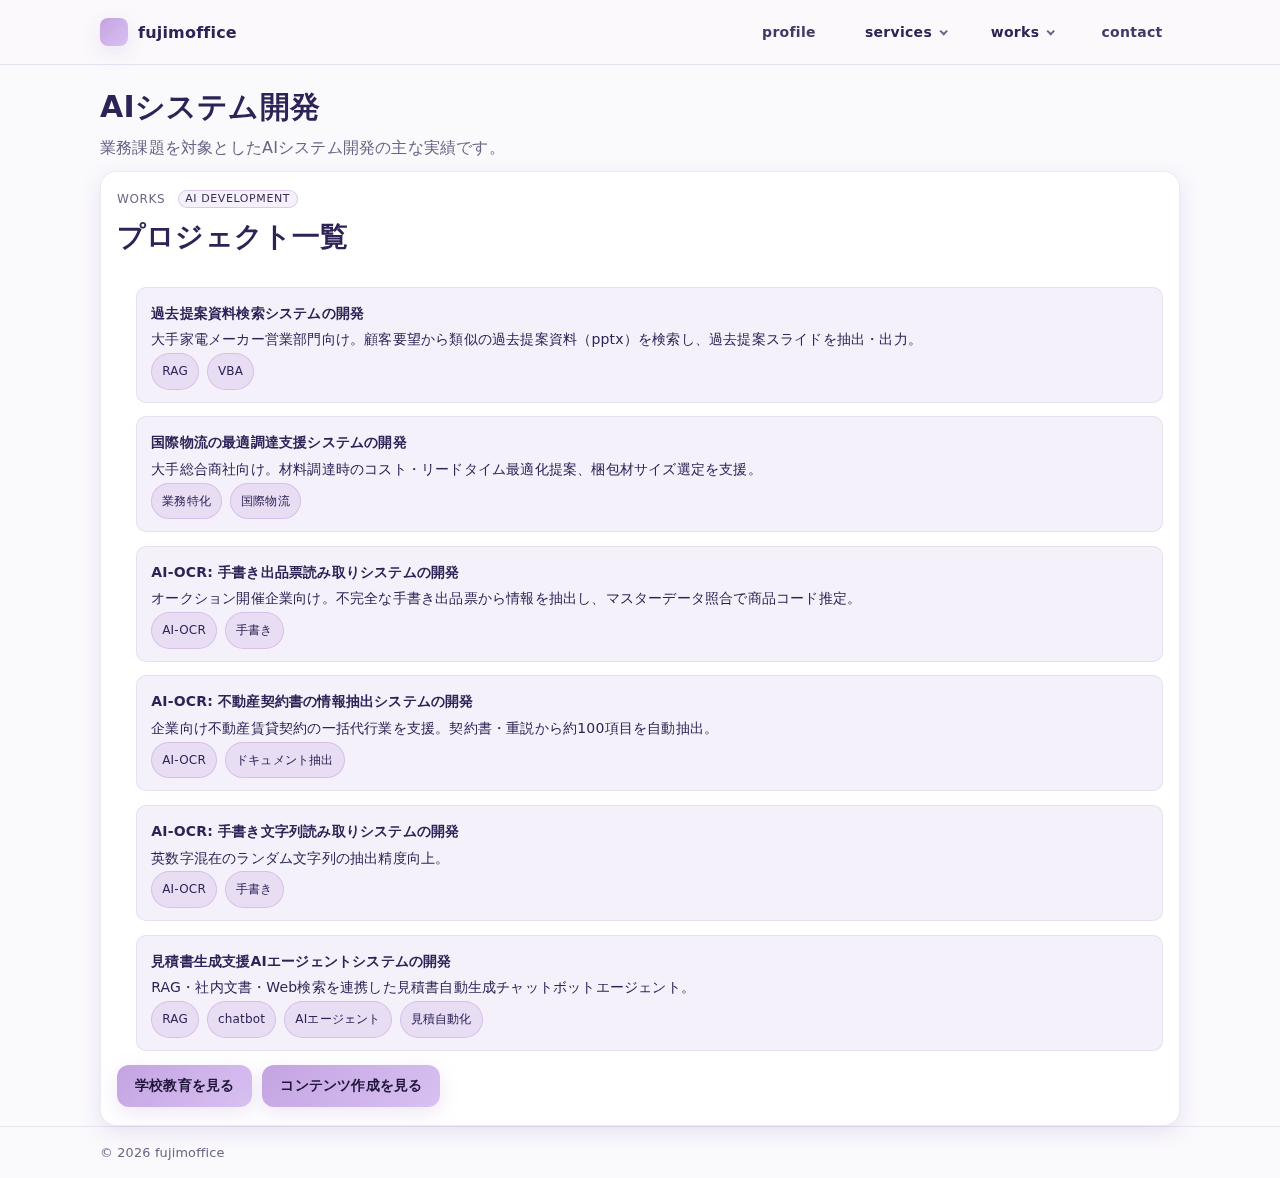
<file: works.html>
<!DOCTYPE html>
<html lang="ja">
<head>
  <meta charset="utf-8" />
  <meta name="viewport" content="width=device-width, initial-scale=1" />
  <title>ページ移動中 | fujimoffice</title>
  <meta http-equiv="refresh" content="0; url=works-ai.html" />
  <link rel="stylesheet" href="style.css" />
  <script src="nav.js" defer></script>
</head>
<body>
  <main class="container" style="padding:40px 0;">
    <section class="card">
      <div class="body">
        <p>実績一覧ページは廃止しました。AIシステム開発ページへ移動します。</p>
        <p><a class="btn btn-primary" href="works-ai.html">移動しない場合はこちら</a></p>
      </div>
    </section>
  </main>
  <script>
    window.location.replace('works-ai.html');
  </script>
</body>
</html>
</file>
<file: style.css>
:root {
  --bg: #faf9fc;
  --panel: #ffffff;
  --panel-2: #f5f1fa;
  --text: #2d2356;
  --muted: #6b6485;
  --brand: #c4a3e1;
  --accent: #d8c1f2;
  --ok: #6a9e78;
  --warn: #d5a245;
  --shadow: 0 6px 20px rgba(155,120,200,.25);
  --radius-xl: 20px;
  --radius-lg: 14px;
  --radius-md: 10px;
}

*,*::before,*::after{box-sizing:border-box}

html, body { height: 100%; }

body {
  margin: 0;
  background: radial-gradient(1200px 600px at 80% -10%, rgba(196,163,225,.25), transparent 60%),
              radial-gradient(900px 500px at -10% 10%, rgba(216,193,242,.22), transparent 60%),
              var(--bg);
  color: var(--text);
  font-family: system-ui, -apple-system, Segoe UI, Roboto, Helvetica, Arial, "Noto Sans JP", "Hiragino Kaku Gothic ProN", Meiryo, sans-serif;
  letter-spacing: .2px;
}

.container { width: min(1080px, 92%); margin: 0 auto; }

header.site {
  position: sticky; top: 0; z-index: 50;
  backdrop-filter: saturate(130%) blur(10px);
  background: rgba(250,249,252,.85);
  border-bottom: 1px solid rgba(100,80,150,.15);
}

.site-inner { display: flex; align-items: center; justify-content: space-between; padding: 14px 0; }

.brand { display: flex; align-items: center; gap: 10px; font-weight: 700; color: var(--text); text-decoration: none; }

.logo { width: 28px; height: 28px; border-radius: 8px; background: linear-gradient(135deg, var(--brand), var(--accent)); box-shadow: 0 4px 12px rgba(155,120,200,.45); }

header.site nav ul { list-style: none; padding: 0; margin: 0; display: flex; gap: 14px; flex-wrap: wrap; }

header.site nav a { color: var(--text); text-decoration: none; padding: 8px 12px; border-radius: 10px; font-size: 14px; opacity: .9; }

header.site nav a:hover { background: rgba(196,163,225,.15); }

.hero { padding: 52px 0 26px; }

.hero h1 { font-size: clamp(26px, 3.4vw, 40px); margin: 0 0 10px; }

.hero p { color: var(--muted); margin: 0; font-size: clamp(14px, 1.8vw, 16px); }

.grid {
  display: grid;
  grid-template-columns: 1fr;
  gap: 20px;
}
@media (min-width: 900px) {
  .grid { grid-template-columns: 1fr 1fr; }
}

.card {
  background: var(--panel);
  border: 1px solid rgba(100,80,150,.15);
  border-radius: var(--radius-xl);
  box-shadow: var(--shadow);
  overflow: clip;
}

.card .head { padding: 22px 22px 0; }

.eyebrow { display: inline-flex; align-items: center; gap: 8px; font-size: 12px; color: var(--muted); letter-spacing: .6px; text-transform: uppercase; }

.pill { background: rgba(196,163,225,.25); color: #3e2b58; border: 1px solid rgba(196,163,225,.5); padding: 4px 10px; border-radius: 999px; font-size: 11px; }

.card h2 { font-size: clamp(20px, 2.5vw, 28px); margin: 10px 0 6px; }

.lead { color: var(--muted); font-size: 15px; margin: 0 0 16px; }

.body { padding: 0 22px 20px; }

.kpis { display: grid; grid-template-columns: repeat(2, minmax(0, 1fr)); gap: 10px; margin: 10px 0 14px; }

.kpi { background: var(--panel-2); border: 1px solid rgba(100,80,150,.1); border-radius: var(--radius-lg); padding: 12px; }

.kpi b { display: block; font-size: 18px; }

.kpi span { color: var(--muted); font-size: 12px; }

.list { display: grid; gap: 8px; margin: 14px 0 6px; padding-left: 0; list-style: none; }

.list li { background: var(--panel-2); border: 1px solid rgba(100,80,150,.1); border-radius: var(--radius-md); padding: 12px 14px; font-size: 14px; }

.cta { display: flex; flex-wrap: wrap; gap: 10px; margin-top: 14px; }

.btn { appearance: none; border: none; cursor: pointer; text-decoration: none; font-weight: 600; border-radius: 12px; padding: 12px 16px; font-size: 14px; }

.btn-primary { background: linear-gradient(180deg, var(--brand), var(--accent)); color: var(--text); box-shadow: 0 8px 16px rgba(155,120,200,.3); }

.btn-primary:hover { filter: brightness(1.06); }

.btn-ghost { background: rgba(196,163,225,.15); color: var(--text); border: 1px solid rgba(196,163,225,.3); }

.price {
  display: grid; grid-template-columns: auto 1fr; align-items: end; gap: 10px 16px; background: var(--panel-2);
  border: 1px solid rgba(100,80,150,.15); border-radius: var(--radius-lg); padding: 14px 16px; margin: 12px 0 4px;
}

.price .amount { font-size: 28px; font-weight: 800; color: var(--text); }

.price small { color: var(--muted); }

.notes { color: var(--muted); font-size: 12px; }

section { scroll-margin-top: 80px; }

.faq { margin: 34px 0 60px; }

details { background: var(--panel-2); border: 1px solid rgba(100,80,150,.15); border-radius: var(--radius-lg); padding: 14px 16px; }

summary { list-style: none; cursor: pointer; font-weight: 600; }

summary::-webkit-details-marker { display: none; }

details + details { margin-top: 10px; }

footer {
  color: var(--muted);
  border-top: 1px solid rgba(100,80,150,.15);
  padding: 20px 0 40px;
  text-align: center;
  font-size: .8rem;
}

.foot { display: flex; gap: 14px; align-items: center; justify-content: space-between; flex-wrap: wrap; }

.chips { display: flex; gap: 8px; }

.chip { font-size: 12px; color: var(--text); background: rgba(196,163,225,.25); border: 1px solid rgba(196,163,225,.5); padding: 6px 10px; border-radius: 999px; }

.flow {
  counter-reset: step;
  list-style: none;
  padding-left: 0;
  display: grid;
  gap: 12px;
  margin: 14px 0 6px;
}

.flow li {
  counter-increment: step;
  background: var(--panel-2);
  border: 1px solid rgba(100,80,150,.12);
  border-radius: var(--radius-md);
  padding: 14px 16px 14px 58px;
  position: relative;
  font-size: 14px;
  box-shadow: 0 3px 12px rgba(155,120,200,.08);
}

.flow li::before {
  content: counter(step);
  position: absolute;
  left: 16px;
  top: 50%;
  transform: translateY(-50%);
  width: 28px;
  height: 28px;
  border-radius: 50%;
  background: #fff;
  border: 2px solid var(--brand);
  color: var(--text);
  font-weight: 800;
  display: grid;
  place-items: center;
  box-shadow: 0 4px 10px rgba(155,120,200,.18);
}

.flow li::after {
  content: "";
  position: absolute;
  left: 30px;
  top: calc(50% + 16px);
  bottom: -12px;
  width: 2px;
  background: linear-gradient(to bottom, rgba(196,163,225,.6), rgba(196,163,225,0));
}

.flow li:last-child::after { display: none; }

@media (min-width: 900px) {
  .grid { grid-template-columns: 1.1fr .9fr; }
  .flow { grid-template-columns: repeat(3, minmax(0, 1fr)); gap: 12px 14px; }
  .flow li { padding-left: 56px; min-height: 72px; }
}
/* プロフィール画像レイアウト */
#myimage .profile-container {
  display: flex; align-items: flex-start; gap: 2rem; max-width: 900px;
  margin: 0 auto; padding: 2rem;
}
#myimage img { max-width: 200px; width: 100%; height: auto; display: block; margin: 0; }
.profile-image img { width: 300px; height: auto; border-radius: 8px; }

.tagline { margin-top: .5rem; font-size: 1rem; color: #444; }

.profile-wrap {
  display: grid;
  grid-template-columns: 1fr;
  gap: 18px;
  align-items: start;
}

@media (min-width: 900px) {
  .profile-wrap {
    grid-template-columns: 420px 1fr;
  }
}

.profile-card {
  display: grid;
  gap: 14px;
}

.profile-photo {
  width: 100%;
  aspect-ratio: 3/5;
  object-fit: cover;
  object-position: 50% 20%;
  border-radius: var(--radius-xl);
  border: 1px solid rgba(100,80,150,.15);
  box-shadow: var(--shadow);
  background: var(--panel-2);
}

.quick {
  display: grid;
  gap: 8px;
}

.quick .row {
  display: grid;
  grid-template-columns: 110px 1fr;
  gap: 8px;
  background: var(--panel-2);
  border: 1px solid rgba(100,80,150,.1);
  border-radius: var(--radius-lg);
  padding: 10px 12px;
  font-size: 14px;
}

.quick .label {
  color: var(--muted);
}

.timeline {
  position: relative;
  display: grid;
  gap: 12px;
  margin-top: 6px;
}

.t-item {
  background: var(--panel-2);
  border: 1px solid rgba(100,80,150,.12);
  border-radius: var(--radius-lg);
  padding: 14px 16px;
}

.t-item b {
  display: inline-block;
  min-width: 80px;
  font-size: 13px;
  color: var(--muted);
}


:root{
  --bg:#faf9fc;--panel:#fff;--panel-2:#f5f1fa;--text:#2d2356;--muted:#6b6485;
  --brand:#c4a3e1;--accent:#d8c1f2;--shadow:0 6px 20px rgba(155,120,200,.18);
  --radius:16px
}

html,body{margin:0;background:var(--bg);color:var(--text);-webkit-text-size-adjust:100%}
img,svg,video{max-width:100%;height:auto}
*{box-sizing:border-box}

.container{width:min(1080px,92%);margin-inline:auto}

.site{position:sticky;top:0;z-index:10;background:rgba(255,255,255,.85);backdrop-filter:blur(8px);border-bottom:1px solid rgba(100,80,150,.12)}
.site-inner{display:flex;align-items:center;justify-content:space-between;gap:12px;padding:12px 0}
.brand{display:inline-flex;align-items:center;gap:10px;font-weight:700;text-decoration:none;color:inherit}
.logo{inline-size:28px;block-size:28px;border-radius:8px;background:linear-gradient(135deg,var(--brand),var(--accent));box-shadow:var(--shadow)}
.site nav ul{display:flex;gap:12px;list-style:none;margin:0;padding:0;overflow:auto}
.site nav a{display:block;padding:8px 10px;border-radius:10px;text-decoration:none;color:inherit;white-space:nowrap}
.site nav a:hover{background:var(--panel-2)}

.hero{padding:22px 0 8px}
.hero h1{margin:0 0 6px;font-size:clamp(22px,4.5vw,30px)}
.hero p{margin:0;color:var(--muted);font-size:clamp(14px,3.6vw,16px);line-height:1.8}

.grid{display:grid;gap:16px}
@media(min-width:900px){
  .grid{grid-template-columns:1fr 1fr}
}

.card{background:var(--panel);border:1px solid rgba(100,80,150,.12);border-radius:var(--radius);box-shadow:var(--shadow);display:flex;flex-direction:column}
.card .head{padding:16px 16px 0}
.card .body{padding:14px 16px 18px}
.eyebrow{font-size:12px;color:var(--muted)}
.pill{display:inline-block;margin-left:.4em;padding:.15em .6em;border-radius:999px;background:var(--panel-2)}
h2{margin:6px 0 6px;font-size:clamp(18px,4.2vw,24px)}
.lead{margin:0 0 8px;color:var(--text);font-size:clamp(14px,3.6vw,16px);line-height:1.7}

.price{display:flex;align-items:flex-end;gap:12px;flex-wrap:wrap;margin:8px 0 10px}
.price .amount{font-weight:800;font-size:clamp(18px,6vw,24px)}
.price small{color:var(--muted)}

.list{padding-left:1.2em;margin:8px 0;font-size:clamp(14px,3.6vw,16px);line-height:1.9}
.list li{margin:.2em 0}

.cta{margin-top:12px}
.btn{display:inline-block;appearance:none;border:none;padding:12px 18px;border-radius:12px;background:linear-gradient(135deg,var(--brand),var(--accent));color:#1f163a;font-weight:800;text-decoration:none;box-shadow:var(--shadow);cursor:pointer}
@media(max-width:599px){
  .btn{width:100%;text-align:center}
}

.faq{margin:20px 0}
.faq h3{margin:0 0 8px;font-size:clamp(16px,4vw,20px)}
.faq details{border:1px solid rgba(100,80,150,.12);border-radius:12px;background:#fff;box-shadow:var(--shadow);margin:10px 0;overflow:hidden}
.faq summary{padding:12px 14px;cursor:pointer;list-style:none;outline:0;font-weight:700}
.faq summary::-webkit-details-marker{display:none}
.faq details[open] summary{border-bottom:1px solid rgba(100,80,150,.12)}
.faq .body{padding:12px 14px 14px;color:var(--text);font-size:clamp(14px,3.6vw,16px);line-height:1.9}
.faq .body ol{margin:0;padding-left:1.2em}

footer{border-top:1px solid rgba(100,80,150,.12);padding:18px 0;color:var(--muted)}
.foot{display:flex;align-items:center;justify-content:space-between;gap:10px}

@media(max-width:420px){
  .site-inner{flex-wrap:wrap}
  .price{align-items:center}
  .eyebrow{font-size:11px}
}

:where(h1,h2,h3,p,li){word-wrap:break-word;overflow-wrap:anywhere}

.site nav > ul {
  overflow: visible;
  align-items: center;
}

.nav-services {
  position: relative;
}

.nav-dropdown {
  position: relative;
}

.nav-dropdown summary {
  list-style: none;
  cursor: pointer;
  padding: 8px 10px;
  border-radius: 10px;
  white-space: nowrap;
}

.nav-dropdown summary::-webkit-details-marker {
  display: none;
}

.nav-dropdown summary:hover,
.nav-dropdown[open] summary {
  background: var(--panel-2);
}

.nav-submenu {
  list-style: none;
  margin: 6px 0 0;
  padding: 8px;
  position: absolute;
  top: 100%;
  left: 0;
  min-width: 180px;
  background: var(--panel);
  border: 1px solid rgba(100,80,150,.12);
  border-radius: 10px;
  box-shadow: var(--shadow);
  display: grid;
  gap: 4px;
  overflow: visible;
  z-index: 20;
}

.nav-submenu li {
  margin: 0;
}

.nav-submenu a {
  display: block;
  padding: 8px 10px;
  border-radius: 8px;
}

/* modern nav dropdown */
.site {
  background: rgba(255, 255, 255, 0.78);
  backdrop-filter: blur(12px) saturate(140%);
  box-shadow: 0 10px 24px rgba(70, 52, 110, 0.08);
}

.site-inner {
  overflow: visible;
}

.site nav {
  overflow: visible;
}

.site nav > ul {
  gap: 8px;
  overflow: visible;
}

.site nav > ul > li > a,
.nav-dropdown summary {
  display: inline-flex;
  align-items: center;
  justify-content: center;
  gap: 8px;
  min-height: 38px;
  padding: 9px 14px;
  border-radius: 999px;
  border: 1px solid rgba(145, 120, 194, 0.2);
  background: rgba(255, 255, 255, 0.66);
  box-shadow: 0 2px 8px rgba(97, 74, 145, 0.08);
  transition: all 220ms ease;
}

.site nav > ul > li > a:hover,
.site nav > ul > li > a:focus-visible,
.nav-dropdown summary:hover,
.nav-dropdown summary:focus-visible,
.nav-dropdown[open] summary {
  transform: translateY(-1px);
  border-color: rgba(145, 120, 194, 0.45);
  background: linear-gradient(180deg, rgba(255, 255, 255, 0.94), rgba(243, 235, 255, 0.9));
  box-shadow: 0 8px 18px rgba(97, 74, 145, 0.16);
}

.nav-dropdown summary {
  list-style: none;
}

.nav-dropdown summary::after {
  content: "";
  width: 7px;
  height: 7px;
  border-right: 2px solid rgba(77, 56, 118, 0.8);
  border-bottom: 2px solid rgba(77, 56, 118, 0.8);
  transform: rotate(45deg) translateY(-1px);
  transition: transform 200ms ease;
}

.nav-dropdown[open] summary::after {
  transform: rotate(-135deg) translateY(-1px);
}

.nav-submenu {
  margin-top: 0;
  top: calc(100% + 10px);
  left: 50%;
  min-width: 220px;
  padding: 10px;
  border-radius: 14px;
  border: 1px solid rgba(145, 120, 194, 0.25);
  background: rgba(255, 255, 255, 0.92);
  backdrop-filter: blur(12px) saturate(140%);
  box-shadow: 0 18px 38px rgba(88, 64, 132, 0.2);
  transform: translateX(-50%) translateY(-6px) scale(0.98);
  transform-origin: top center;
  opacity: 0;
  pointer-events: none;
  transition: opacity 180ms ease, transform 180ms ease;
}

.nav-dropdown[open] .nav-submenu {
  opacity: 1;
  pointer-events: auto;
  transform: translateX(-50%) translateY(0) scale(1);
}

.nav-submenu a {
  border: 1px solid transparent;
  padding: 9px 10px;
  border-radius: 10px;
  transition: all 180ms ease;
}

.nav-submenu a:hover,
.nav-submenu a:focus-visible {
  background: linear-gradient(180deg, rgba(243, 235, 255, 0.9), rgba(237, 229, 252, 0.9));
  border-color: rgba(145, 120, 194, 0.28);
}

@media (max-width: 640px) {
  .site nav > ul {
    gap: 6px;
  }

  .site nav > ul > li > a,
  .nav-dropdown summary {
    min-height: 36px;
    padding: 8px 12px;
    font-size: 13px;
  }

  .nav-submenu {
    left: 0;
    min-width: 180px;
    transform: translateX(0) translateY(-6px) scale(0.98);
    transform-origin: top left;
  }

  .nav-dropdown[open] .nav-submenu {
    transform: translateX(0) translateY(0) scale(1);
  }
}

/* screenshot-inspired nav */
.site {
  background: #efefef;
  backdrop-filter: none;
  box-shadow: none;
  border-bottom: 1px solid #d8d8d8;
}

.site-inner {
  padding-top: 0;
  padding-bottom: 0;
  overflow: visible;
}

.site nav > ul {
  gap: 0;
  align-items: stretch;
  overflow: visible;
}

.site nav > ul > li {
  position: relative;
}

.site nav > ul > li + li {
  border-left: 1px solid #d3d3d3;
}

.site nav > ul > li > a,
.nav-dropdown summary {
  min-height: 52px;
  min-width: 102px;
  border: none;
  border-radius: 0;
  background: transparent;
  box-shadow: none;
  color: #3b3b3b;
  font-weight: 500;
  letter-spacing: 0.02em;
  padding: 14px 20px;
}

.site nav > ul > li > a:hover,
.site nav > ul > li > a:focus-visible,
.nav-dropdown summary:hover,
.nav-dropdown summary:focus-visible,
.nav-dropdown[open] summary {
  transform: none;
  border: none;
  box-shadow: none;
  background: #ffffff;
  color: #2f67c2;
}

.nav-dropdown summary::after {
  display: none;
}

.nav-dropdown[open] summary::before {
  content: "";
  position: absolute;
  left: 0;
  right: 0;
  bottom: 0;
  height: 4px;
  background: #2f67c2;
}

.nav-submenu {
  left: 0;
  top: 100%;
  min-width: 340px;
  margin-top: 0;
  padding: 0;
  border: none;
  border-radius: 0;
  background:
    linear-gradient(rgba(22, 54, 134, 0.78), rgba(16, 44, 118, 0.78)),
    url("images/official_myimage.jpg") center / cover no-repeat;
  box-shadow: 0 12px 28px rgba(0, 0, 0, 0.25);
  transform: translateX(0) translateY(10px);
  transform-origin: top left;
}

.nav-dropdown[open] .nav-submenu {
  transform: translateX(0) translateY(0);
}

.nav-submenu li + li {
  border-top: 1px solid rgba(255, 255, 255, 0.35);
}

.nav-submenu a {
  color: #fff;
  border: none;
  border-radius: 0;
  font-weight: 700;
  font-size: 1.12rem;
  padding: 16px 18px;
  background: transparent;
}

.nav-submenu a:hover,
.nav-submenu a:focus-visible {
  background: rgba(255, 255, 255, 0.14);
  border: none;
}

@media (max-width: 900px) {
  .site nav > ul > li > a,
  .nav-dropdown summary {
    min-width: 84px;
    padding: 12px 14px;
  }

  .nav-submenu {
    min-width: 260px;
  }
}

/* balanced nav (latest override) */
.site {
  background: rgba(250, 249, 252, 0.9);
  backdrop-filter: saturate(130%) blur(10px);
  border-bottom: 1px solid rgba(100, 80, 150, 0.15);
  box-shadow: none;
}

.site-inner {
  padding: 12px 0;
  overflow: visible;
}

.site nav > ul {
  display: flex;
  align-items: center;
  gap: 10px;
  overflow: visible;
}

.site nav > ul > li {
  position: relative;
}

.site nav > ul > li + li {
  border-left: none;
}

.site nav > ul > li > a,
.nav-dropdown summary {
  display: inline-flex;
  align-items: center;
  justify-content: center;
  min-height: 40px;
  min-width: 96px;
  padding: 8px 14px;
  border: 1px solid transparent;
  border-radius: 10px;
  background: transparent;
  color: var(--text);
  font-size: 14px;
  font-weight: 600;
  text-decoration: none;
  white-space: nowrap;
  box-shadow: none;
  transition: background-color 180ms ease, border-color 180ms ease, color 180ms ease;
}

.site nav > ul > li > a:hover,
.site nav > ul > li > a:focus-visible,
.nav-dropdown summary:hover,
.nav-dropdown summary:focus-visible,
.nav-dropdown[open] summary {
  transform: none;
  background: rgba(196, 163, 225, 0.18);
  border-color: rgba(196, 163, 225, 0.38);
  color: var(--text);
  box-shadow: none;
}

.nav-dropdown summary {
  list-style: none;
  cursor: pointer;
  gap: 8px;
}

.nav-dropdown summary::before {
  display: none;
}

.nav-dropdown summary::after {
  display: inline-block;
  content: "";
  width: 6px;
  height: 6px;
  border-right: 2px solid var(--muted);
  border-bottom: 2px solid var(--muted);
  transform: rotate(45deg) translateY(-1px);
  transition: transform 180ms ease;
}

.nav-dropdown[open] summary::after {
  transform: rotate(-135deg) translateY(-1px);
}

.nav-submenu {
  position: absolute;
  top: calc(100% + 8px);
  left: 0;
  min-width: 220px;
  margin: 0;
  padding: 8px;
  list-style: none;
  display: grid;
  gap: 4px;
  border: 1px solid rgba(100, 80, 150, 0.15);
  border-radius: 12px;
  background: var(--panel);
  box-shadow: 0 10px 22px rgba(88, 64, 132, 0.16);
  backdrop-filter: none;
  opacity: 0;
  pointer-events: none;
  transform: translateY(-4px);
  transform-origin: top left;
  transition: opacity 180ms ease, transform 180ms ease;
}

.nav-dropdown[open] .nav-submenu {
  opacity: 1;
  pointer-events: auto;
  transform: translateY(0);
}

.nav-submenu li + li {
  border-top: none;
}

.nav-submenu a {
  display: block;
  padding: 10px 12px;
  border: 1px solid transparent;
  border-radius: 8px;
  color: var(--text);
  font-size: 14px;
  font-weight: 500;
  text-decoration: none;
  background: transparent;
  transition: background-color 180ms ease, border-color 180ms ease;
}

.nav-submenu a:hover,
.nav-submenu a:focus-visible {
  background: rgba(196, 163, 225, 0.14);
  border-color: rgba(196, 163, 225, 0.32);
}

@media (max-width: 900px) {
  .site nav > ul {
    gap: 6px;
  }

  .site nav > ul > li > a,
  .nav-dropdown summary {
    min-width: auto;
    min-height: 36px;
    padding: 8px 12px;
    font-size: 13px;
  }

  .nav-submenu {
    min-width: 190px;
  }
}

/* top nav consistency fix */
.nav-dropdown summary::-webkit-details-marker {
  display: none;
}

.site nav > ul > li > a,
.nav-dropdown summary {
  border: none;
  background: transparent;
  box-shadow: none;
  outline: none;
}

.site nav details.nav-dropdown {
  border: none;
  background: transparent;
  border-radius: 0;
  padding: 0;
  margin: 0;
  box-shadow: none;
}

.site nav > ul > li > a:hover,
.site nav > ul > li > a:focus-visible,
.nav-dropdown summary:hover,
.nav-dropdown summary:focus-visible,
.nav-dropdown[open] summary {
  border: none;
  background: rgba(196, 163, 225, 0.18);
  box-shadow: none;
}

/* nav submenu layout + one-column behavior */
.site nav .nav-submenu {
  display: flex;
  flex-direction: column;
  gap: 4px;
  min-width: 220px;
}

.site nav .nav-submenu li {
  width: 100%;
}
</file>
